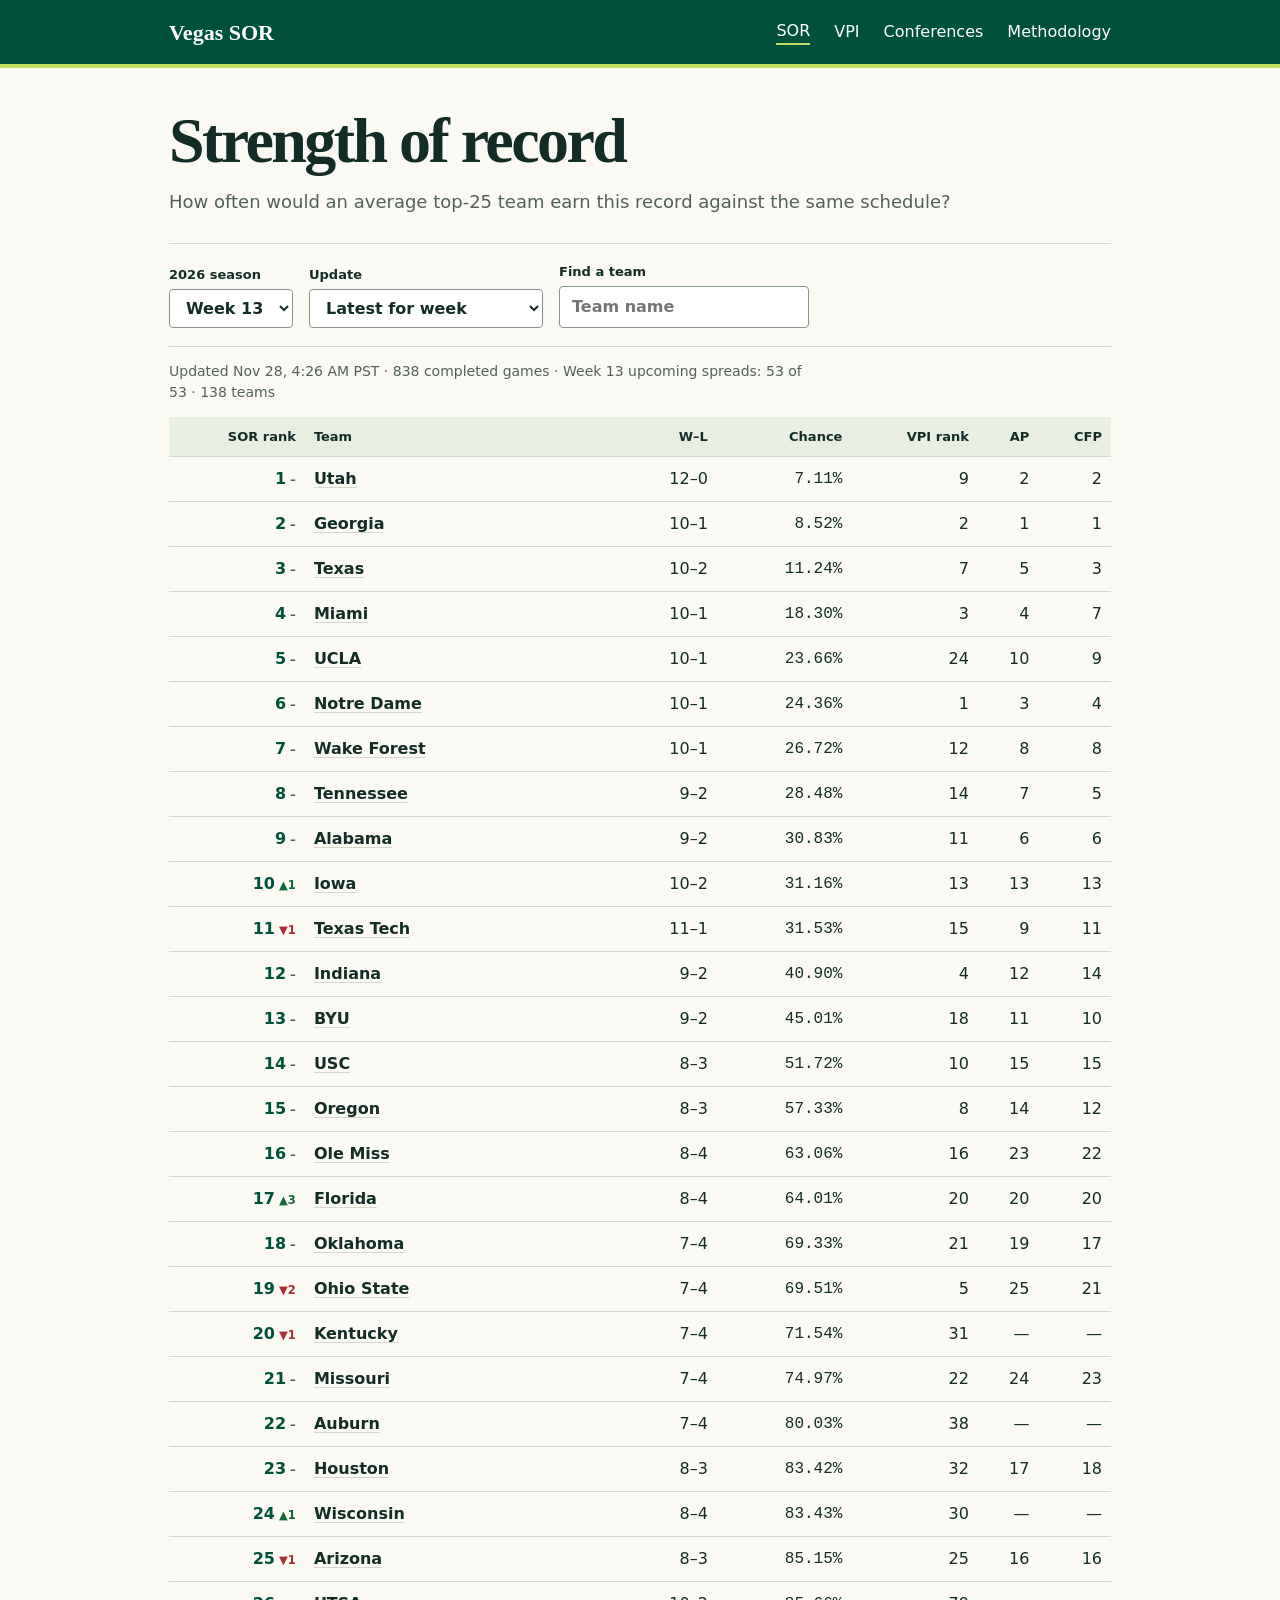
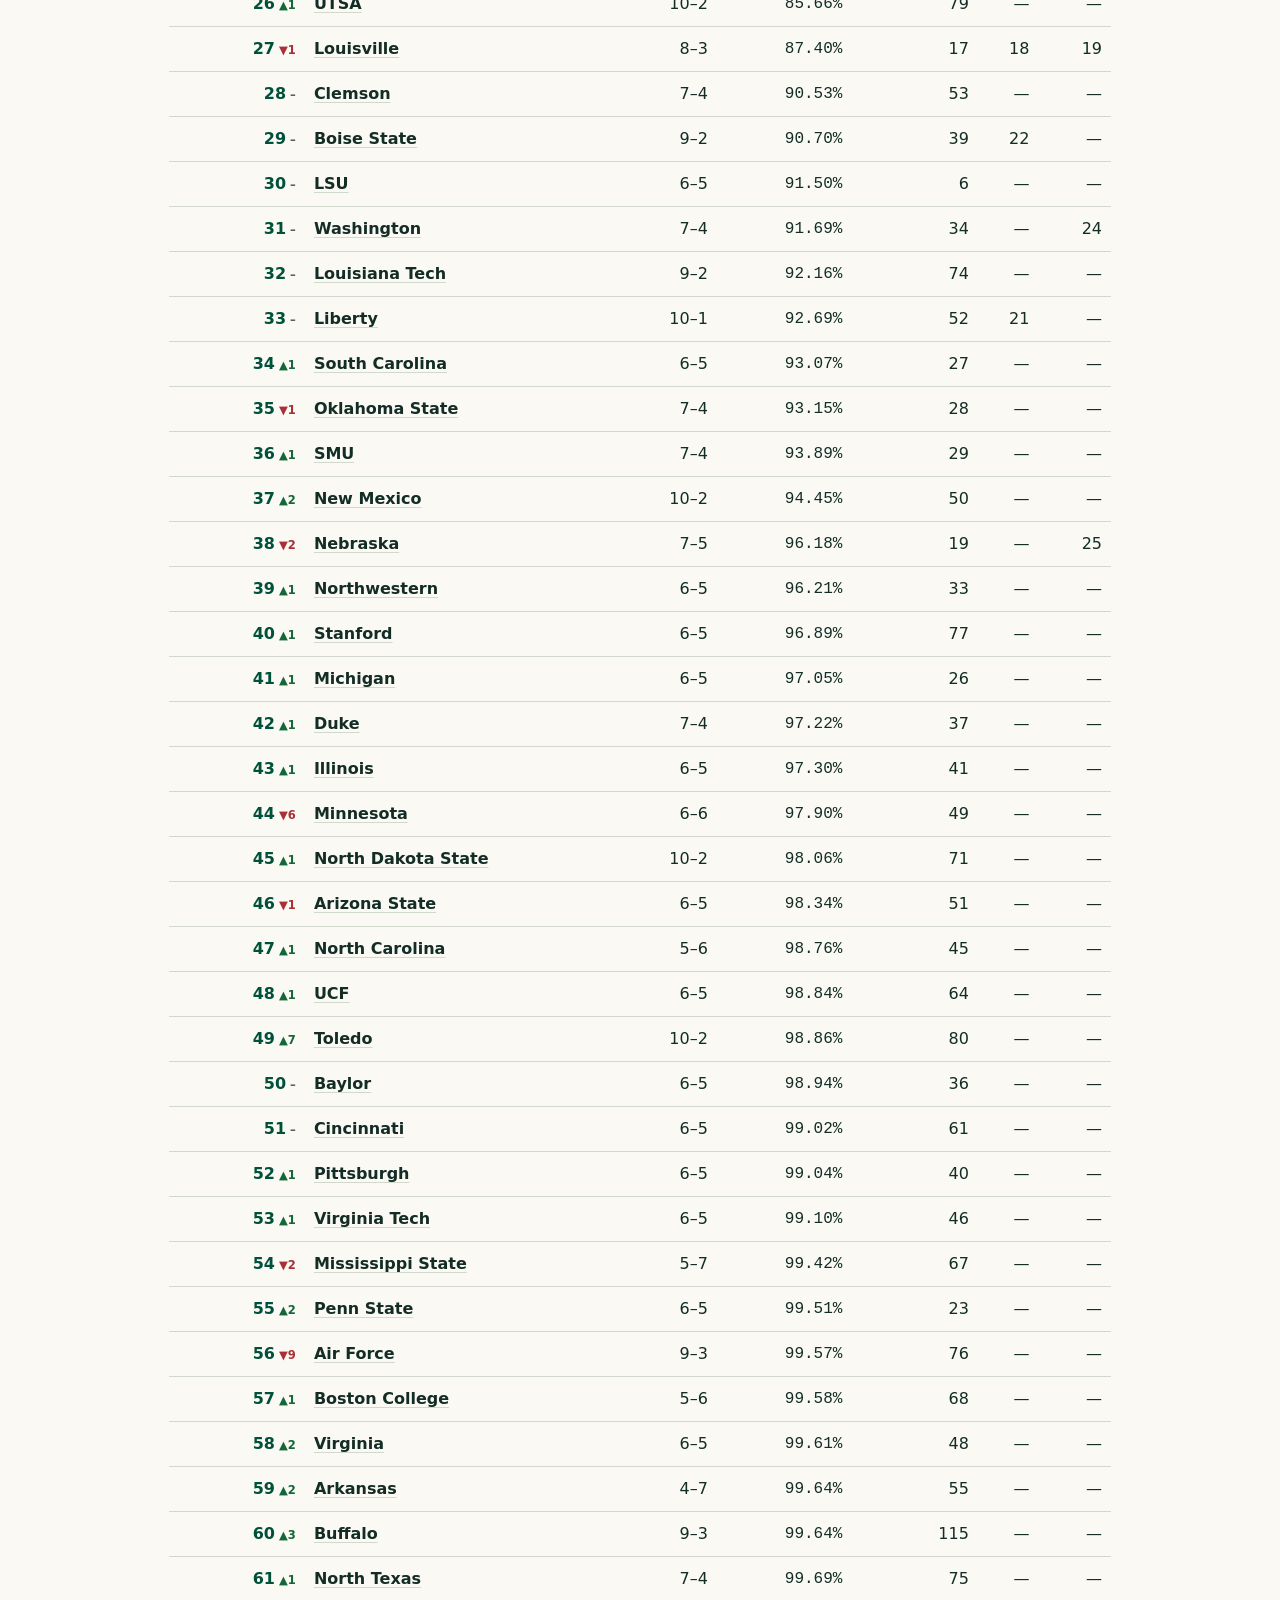
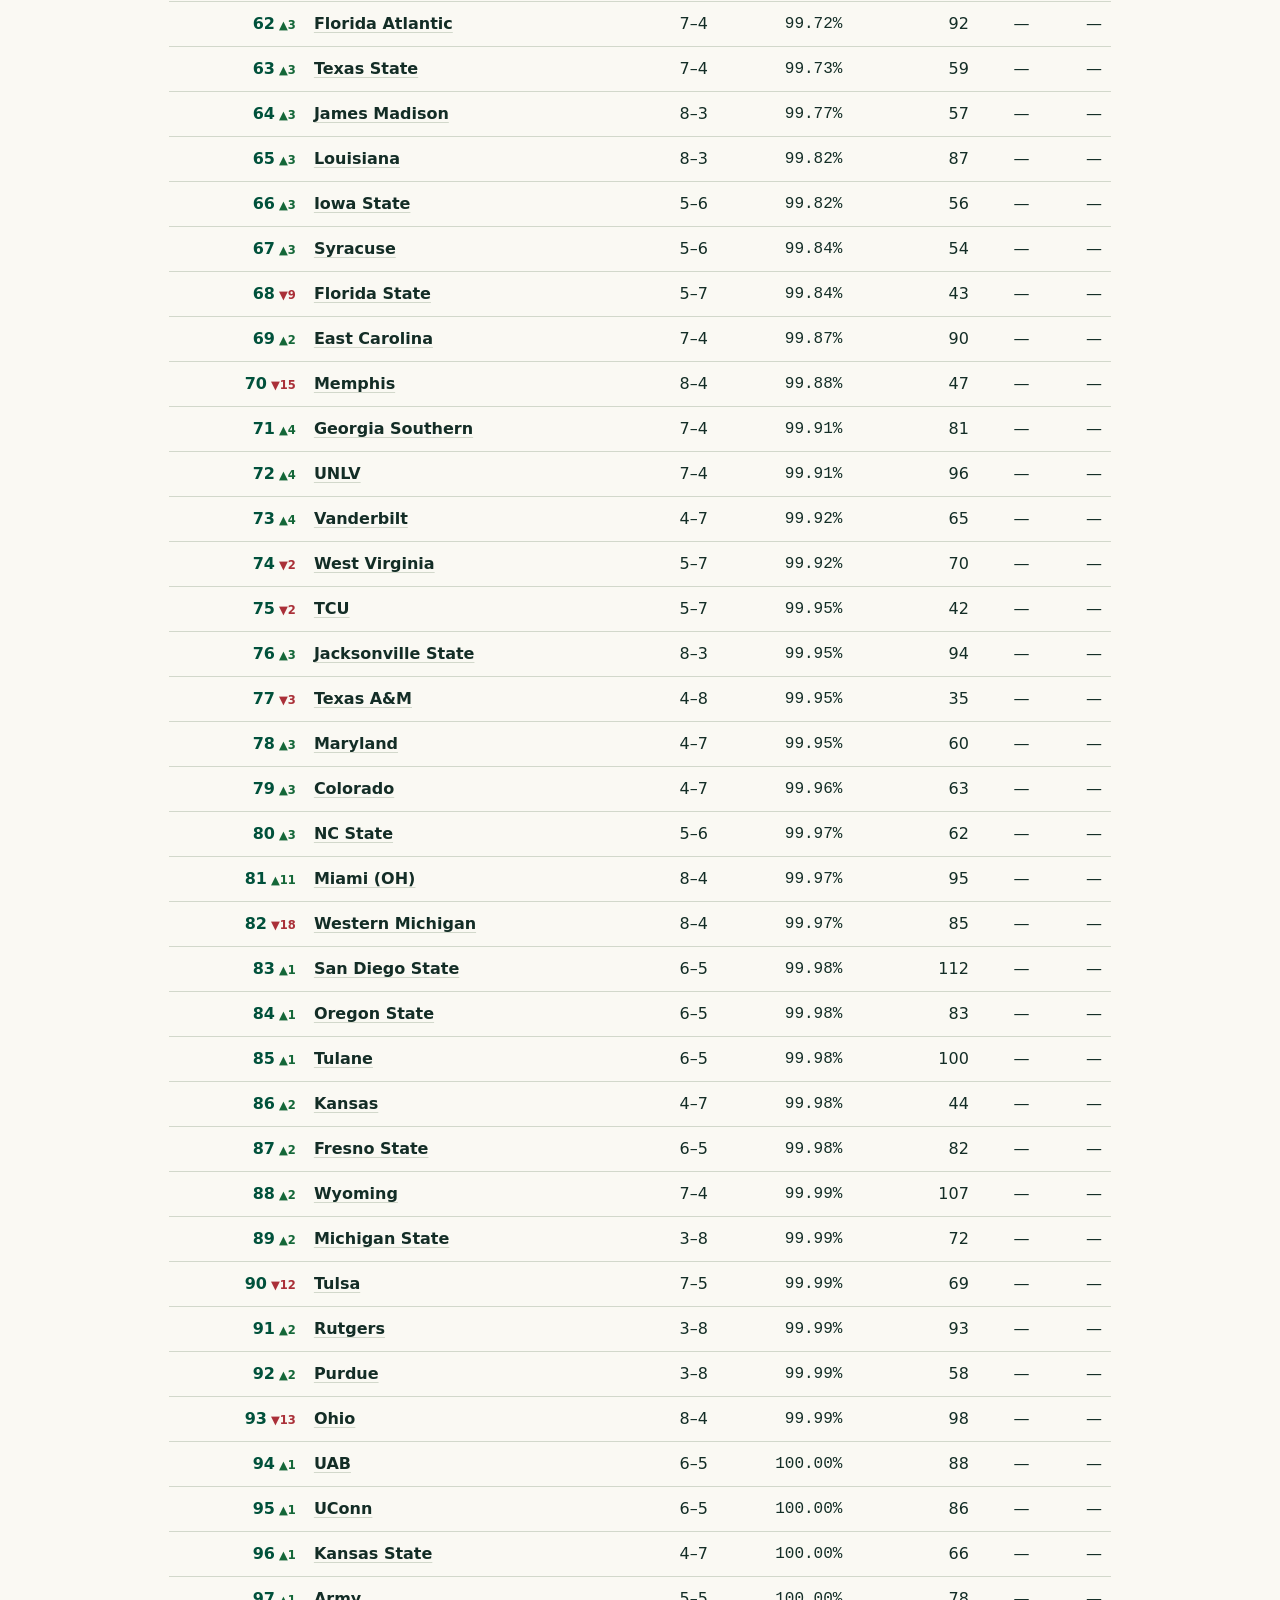
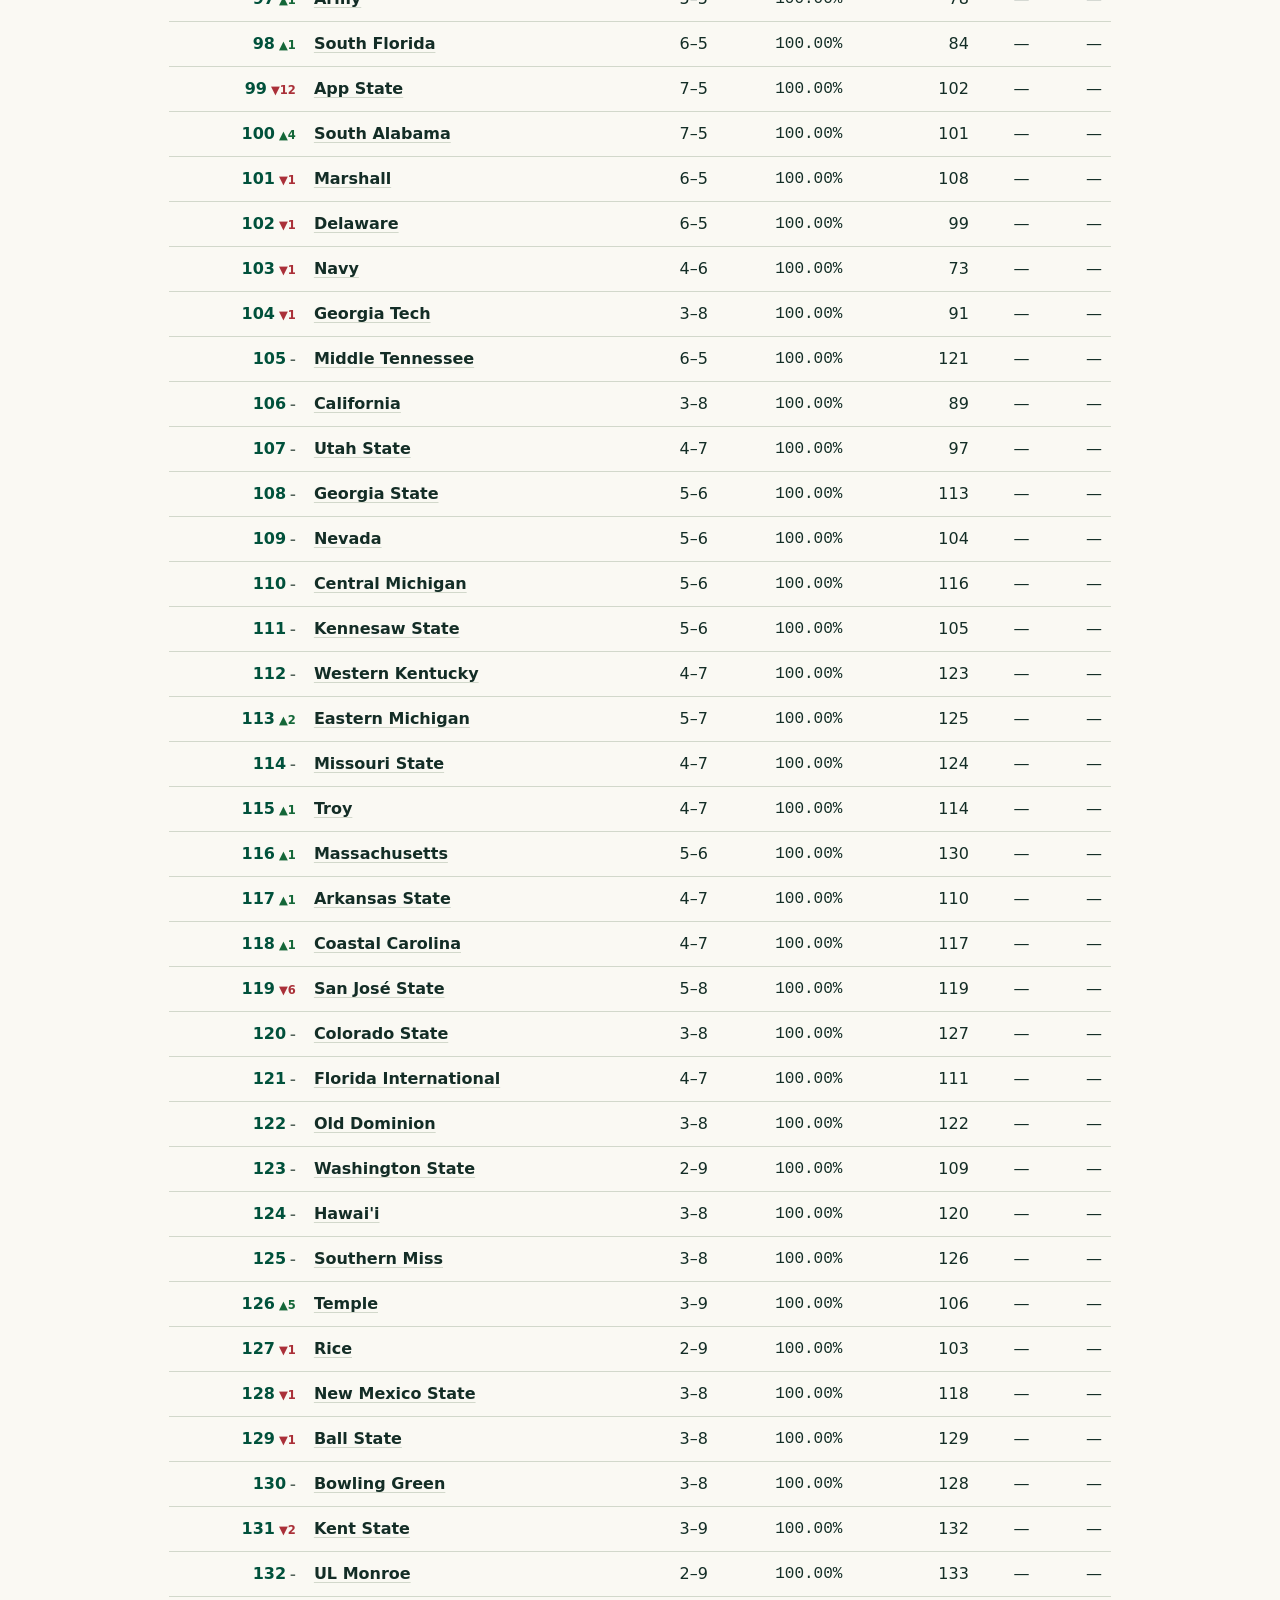
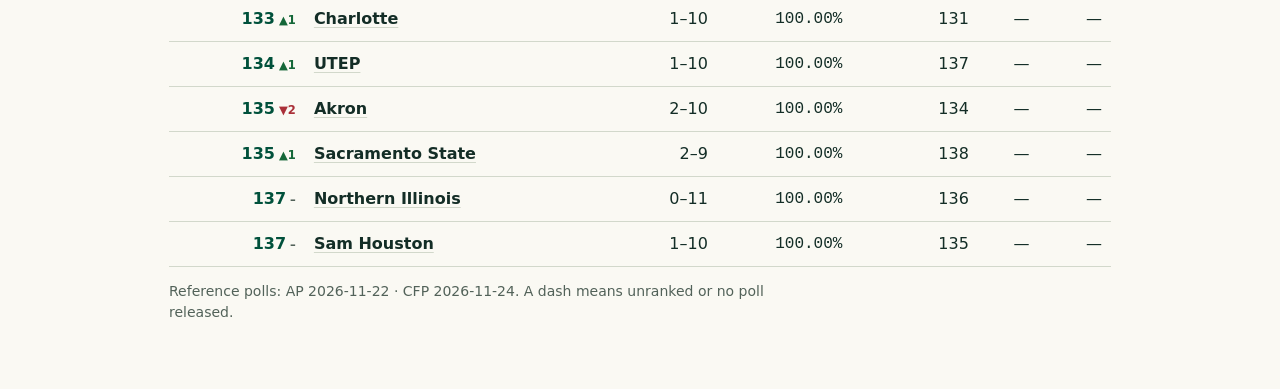
<file: index.html>
<!doctype html><html lang="en"><meta charset="utf-8"><meta name="viewport" content="width=device-width, initial-scale=1"><title>2026 rankings · Vegas SOR</title><link rel="stylesheet" href="style.css"><header><nav><strong>Vegas SOR</strong><a aria-current="page" href="./">SOR</a><a id="vpi-link" href="vpi.html">VPI</a><a href="conferences.html">Conferences</a><a href="methodology.html">Methodology</a></nav></header><main><h1>Strength of record</h1><p class="lead">How often would an average top-25 team earn this record against the same schedule?</p><div class="controls"><label>2026 season<select id="week"></select></label><label id="edition-label" hidden>Update<select id="edition"></select></label><label>Find a team<input type="search" id="search" placeholder="Team name"></label></div><p id="summary"></p><div class="ranking-scroll"><table><thead><tr><th scope="col">SOR rank</th><th scope="col">Team</th><th scope="col">W–L</th><th scope="col" title="Chance of matching or beating the record. Lower is stronger.">Chance</th><th scope="col">VPI rank</th><th scope="col">AP</th><th scope="col">CFP</th></tr></thead><tbody id="rows"></tbody></table></div><p id="empty" hidden>No matching teams.</p><p id="polls"></p><noscript>Enable JavaScript to browse the weekly rankings.</noscript></main><script src="season.js"></script><script src="conference-data.js"></script><script src="rank-movement.js"></script><script src="rankings.js"></script></html>
</file>
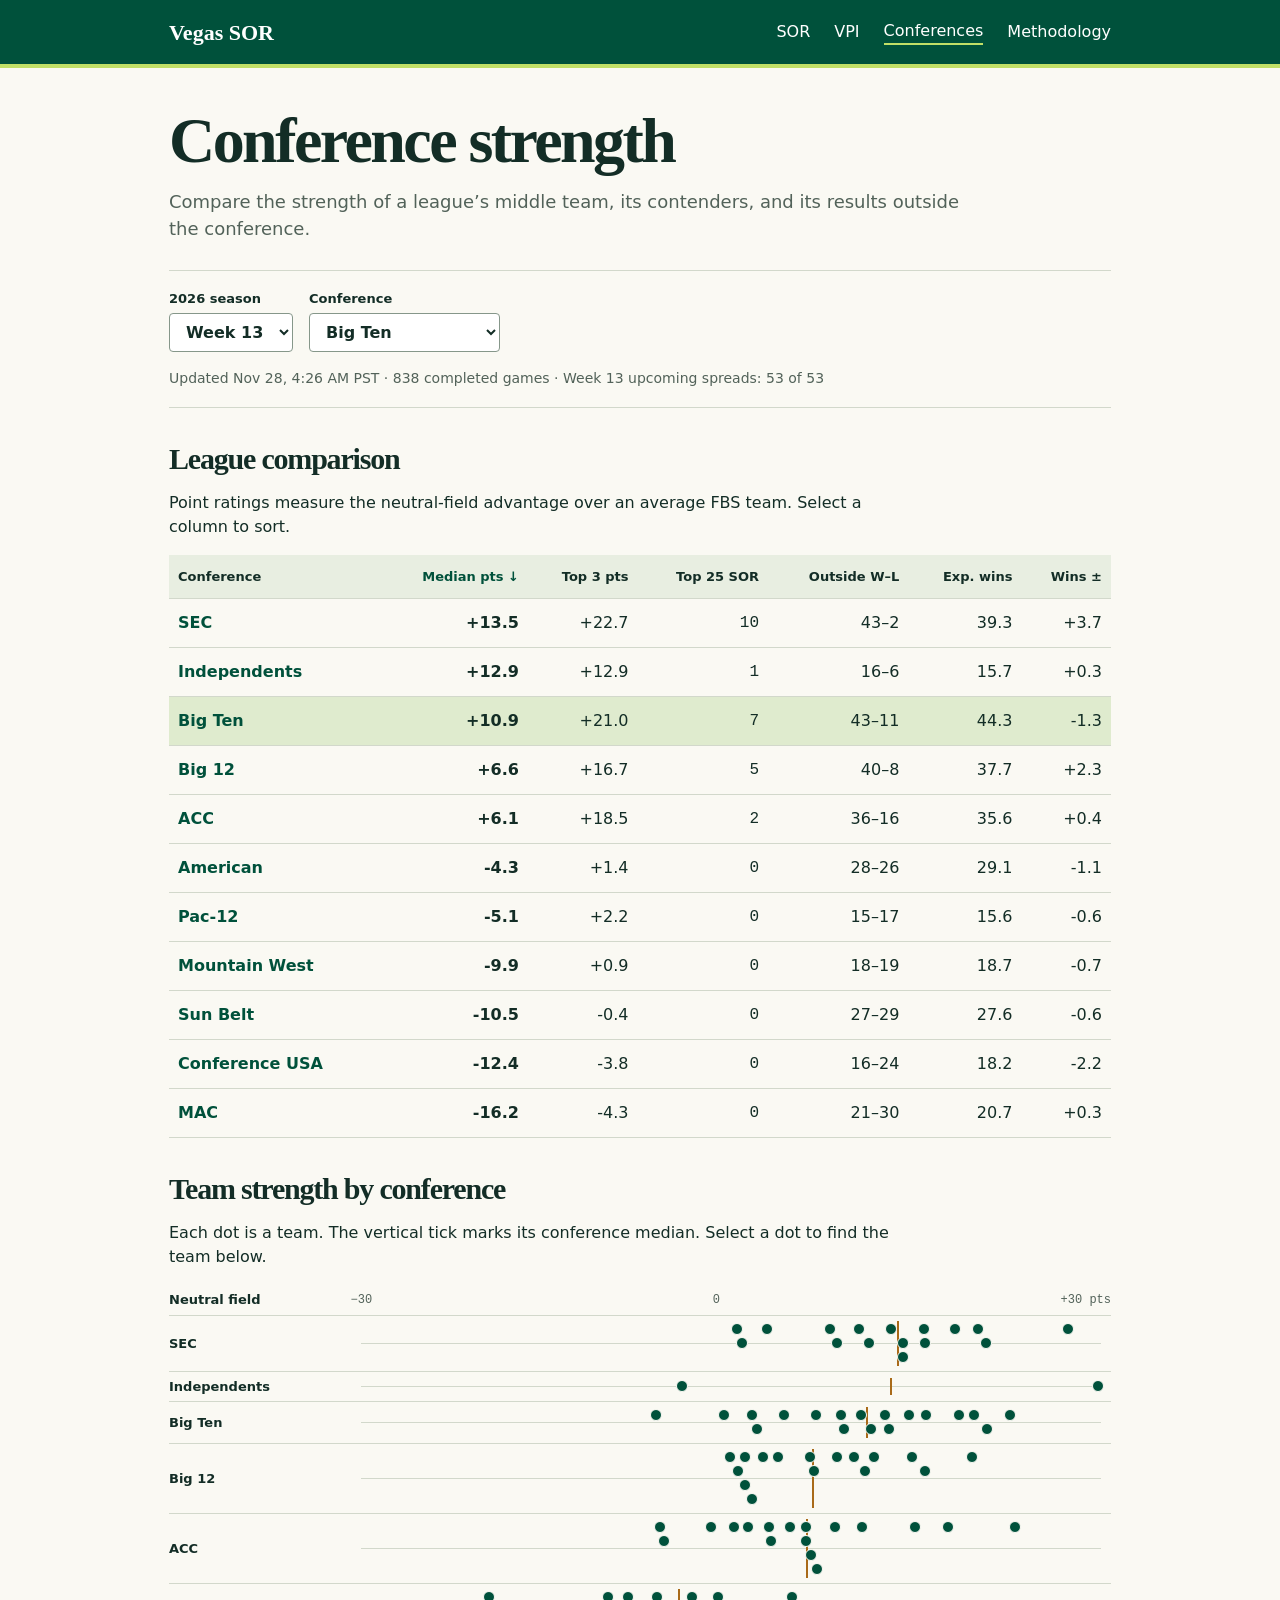
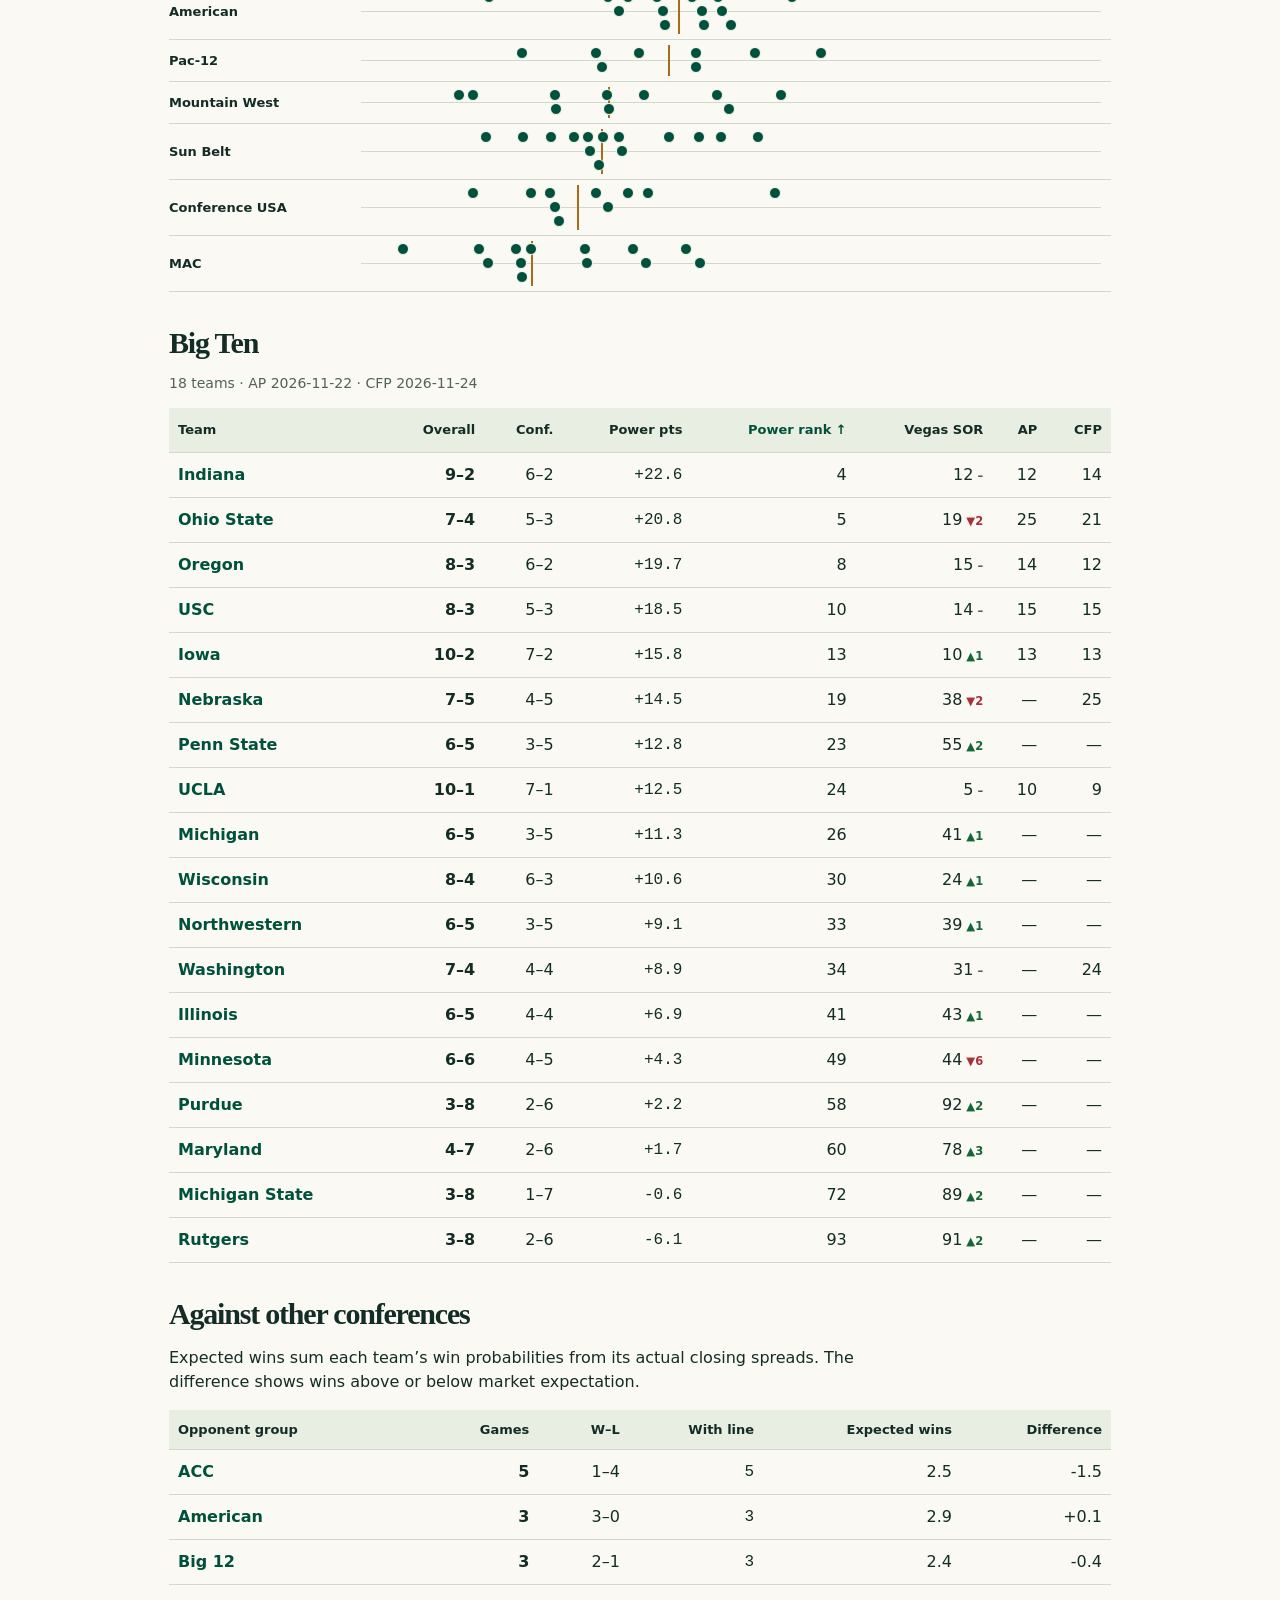
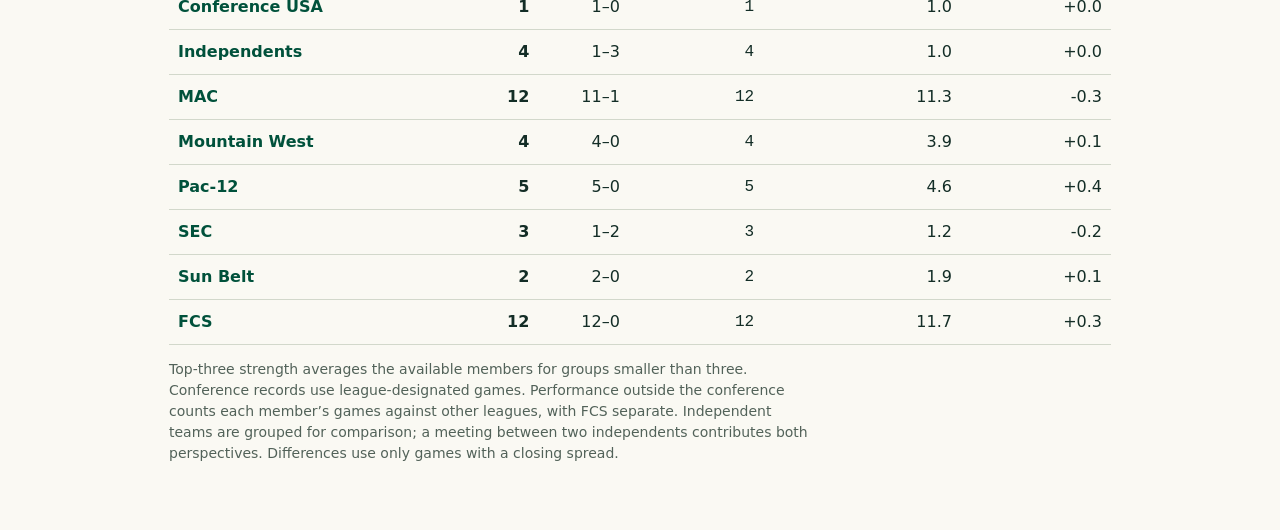
<file: conferences.html>
<!doctype html>
<html lang="en"><head><meta charset="utf-8"><meta name="viewport" content="width=device-width, initial-scale=1"><title>Conference strength · Vegas SOR</title><link rel="stylesheet" href="style.css"><link rel="stylesheet" href="conferences.css"></head>
<body><header><nav><strong>Vegas SOR</strong><a href="./" id="rankings">SOR</a><a id="vpi-link" href="vpi.html">VPI</a><a href="conferences.html" aria-current="page">Conferences</a><a href="methodology.html">Methodology</a></nav></header>
<main><h1>Conference strength</h1><p class="lead">Compare the strength of a league’s middle team, its contenders, and its results outside the conference.</p>
<div class="controls"><label>2026 season<select id="week"></select></label><label>Conference<select id="league"></select></label><span id="cutoff"></span></div>
<h2>League comparison</h2><p>Point ratings measure the neutral-field advantage over an average FBS team. Select a column to sort.</p>
<div class="scroll"><table id="comparison"><thead></thead><tbody></tbody></table></div>
<h2>Team strength by conference</h2><p>Each dot is a team. The vertical tick marks its conference median. Select a dot to find the team below.</p>
<div id="chart"></div>
<section id="detail"><h2 id="leagueTitle"></h2><p id="teamSummary"></p>
<div class="scroll"><table id="members"><thead></thead><tbody></tbody></table></div>
<h2>Against other conferences</h2><p>Expected wins sum each team’s win probabilities from its actual closing spreads. The difference shows wins above or below market expectation.</p>
<div class="scroll"><table id="opponents"><thead><tr><th>Opponent group</th><th>Games</th><th>W–L</th><th>With line</th><th>Expected wins</th><th>Difference</th></tr></thead><tbody></tbody></table></div>
<p id="note"></p></section>
<p class="fine">Top-three strength averages the available members for groups smaller than three. Conference records use league-designated games. Performance outside the conference counts each member’s games against other leagues, with FCS separate. Independent teams are grouped for comparison; a meeting between two independents contributes both perspectives. Differences use only games with a closing spread.</p>
</main><script src="season.js"></script><script src="rank-movement.js"></script><script src="conference-data.js"></script><script src="conferences.js"></script></body></html>
</file>
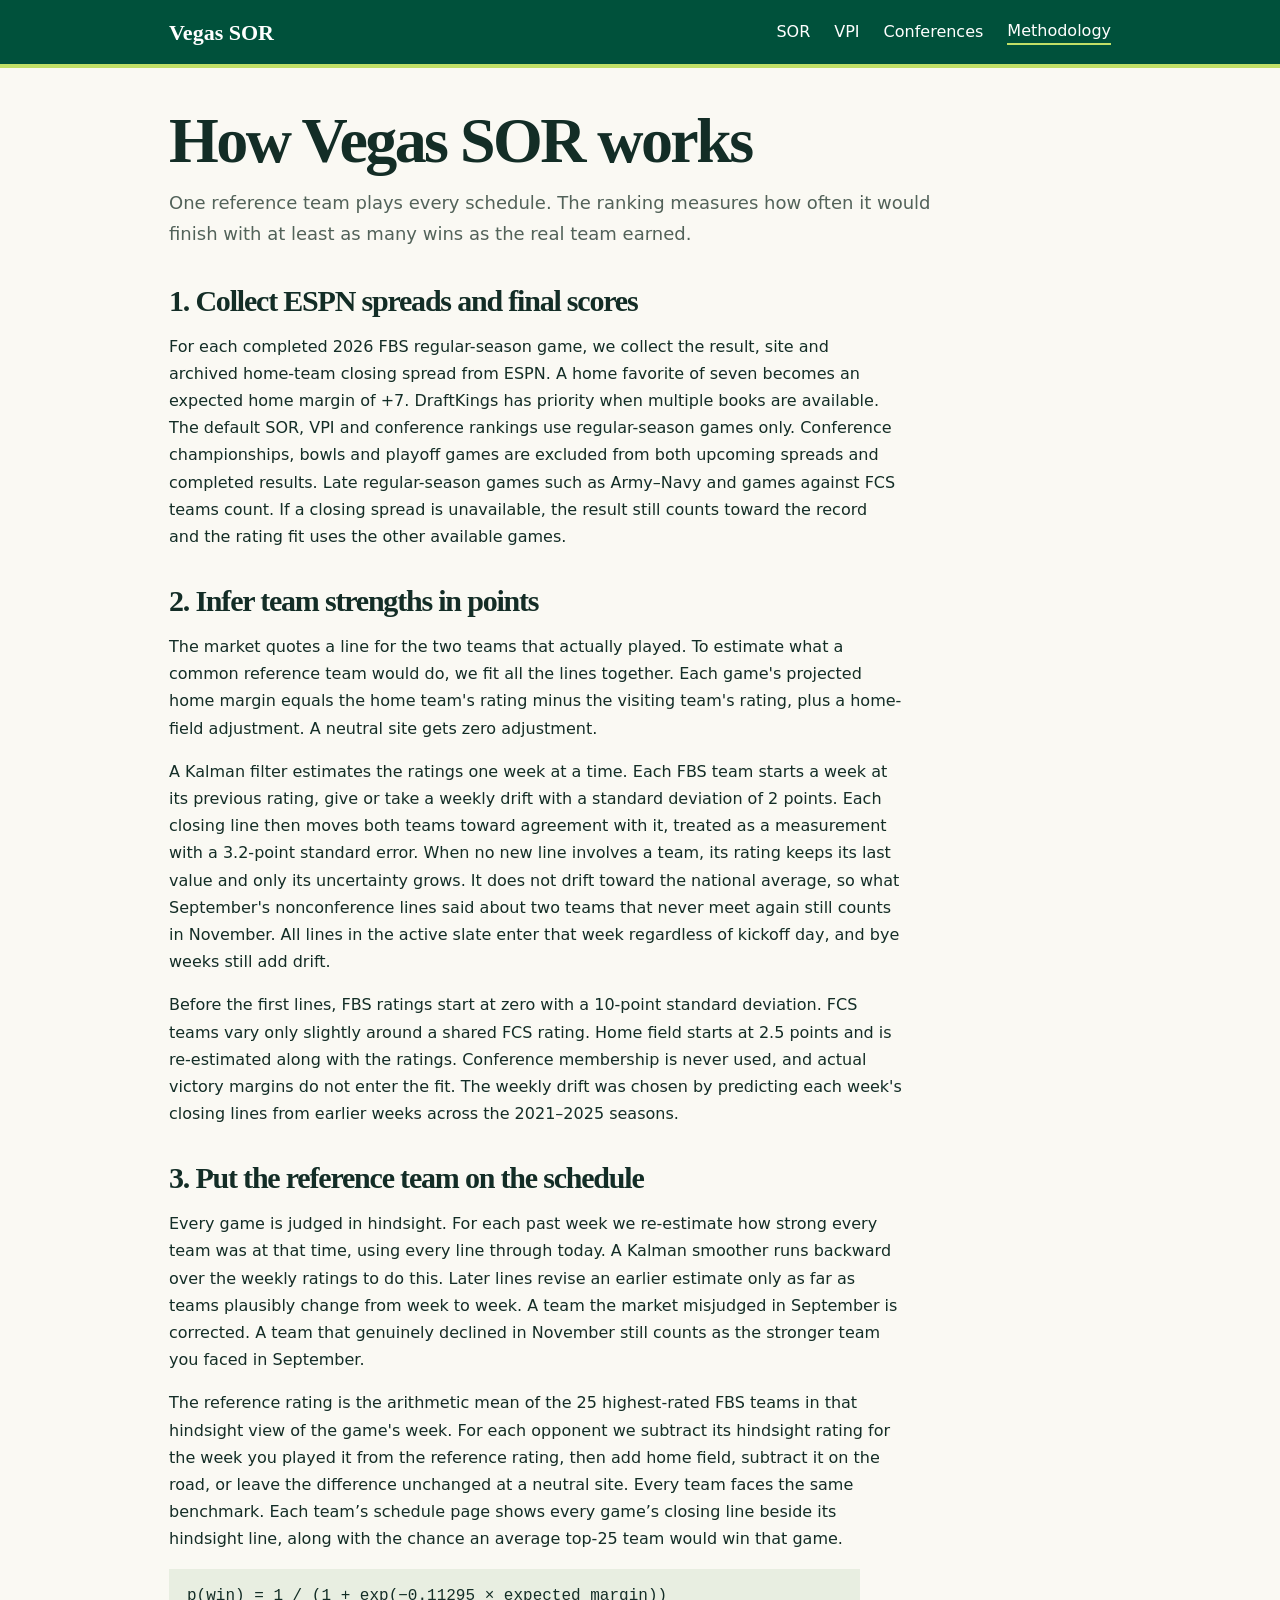
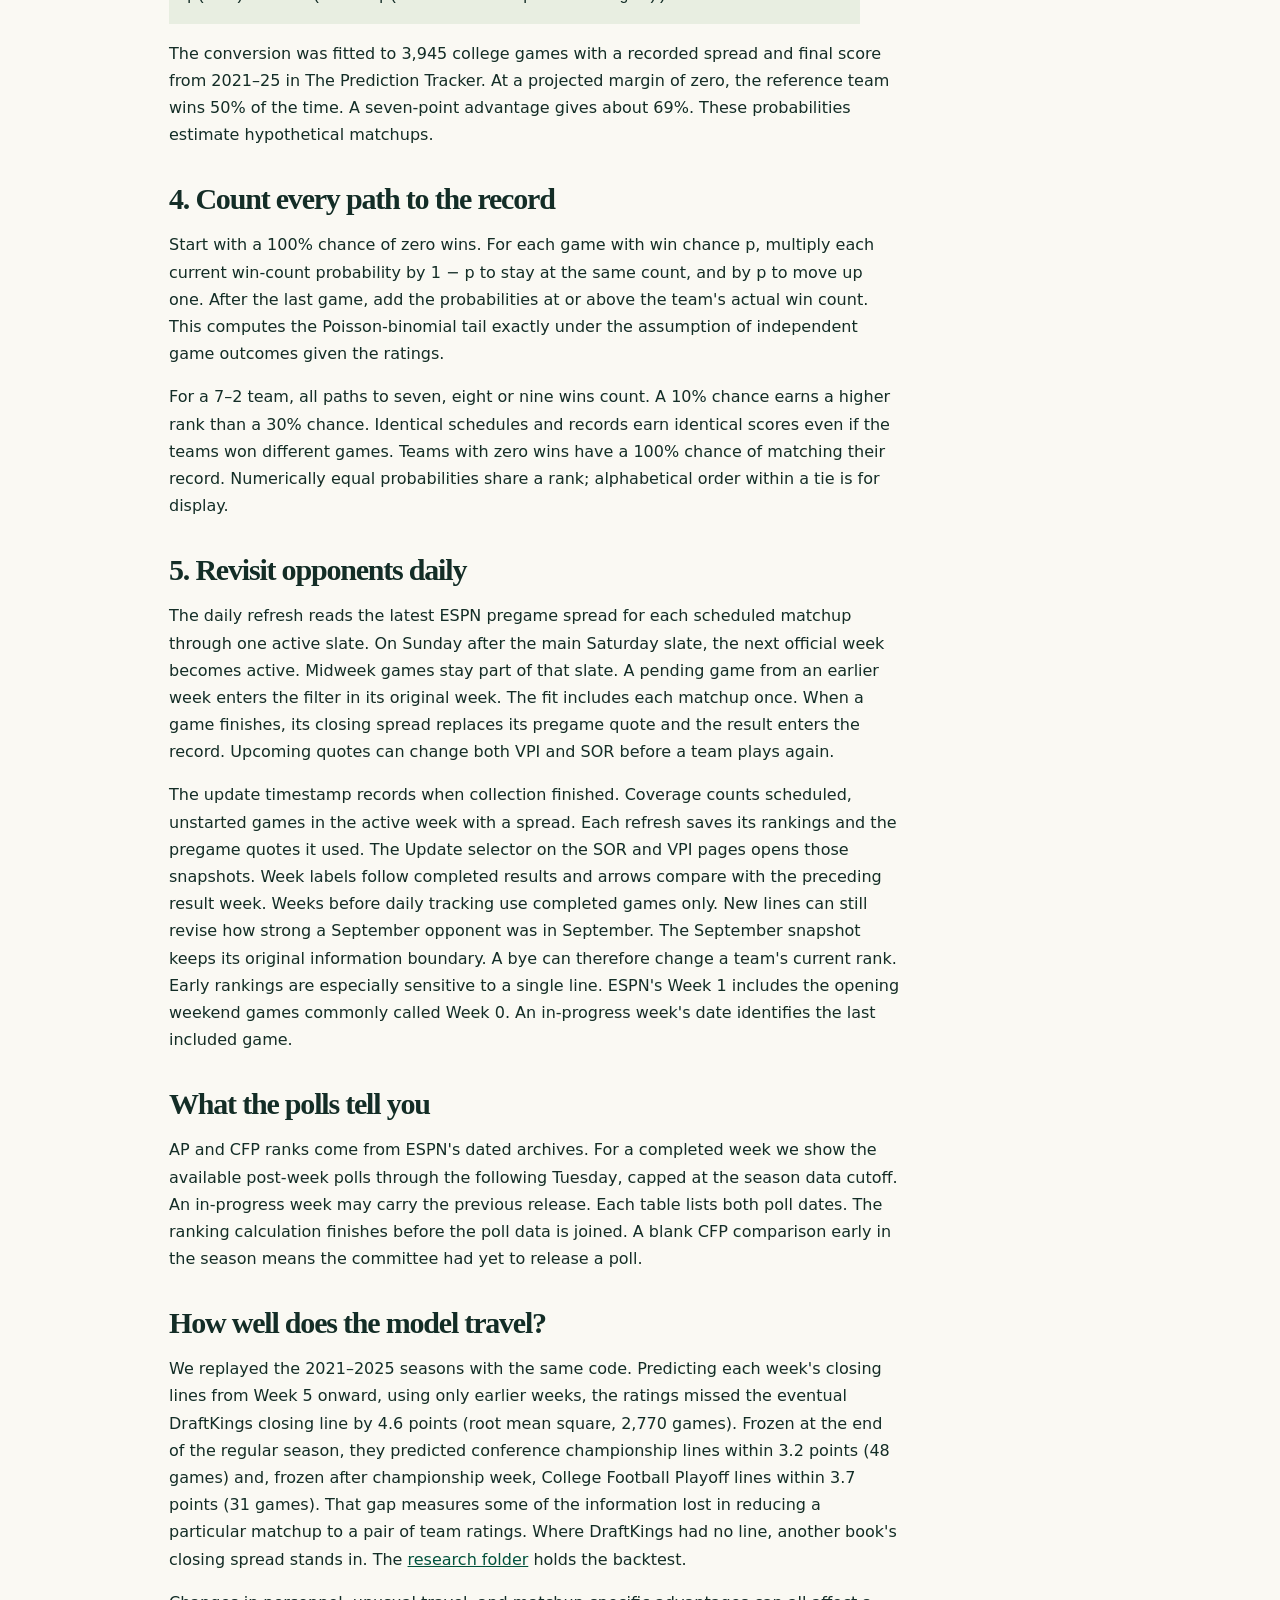
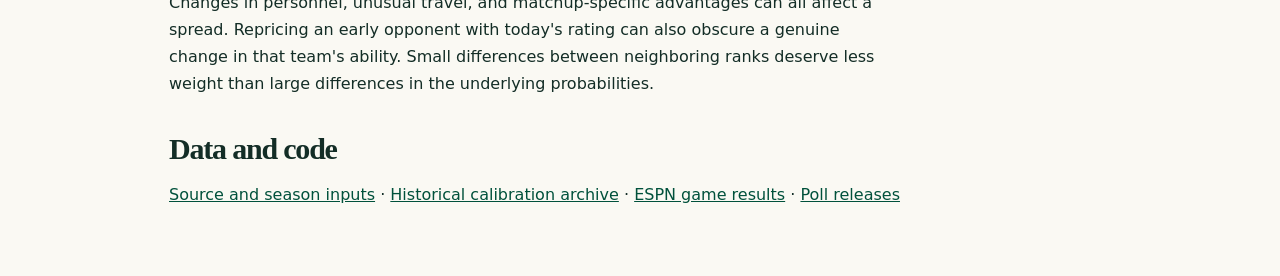
<file: methodology.html>
<!doctype html><html lang="en"><meta charset="utf-8"><meta name="viewport" content="width=device-width, initial-scale=1"><title>Methodology · Vegas SOR</title><link rel="stylesheet" href="style.css"><header><nav><strong>Vegas SOR</strong><a href="./">SOR</a><a id="vpi-link" href="vpi.html">VPI</a><a href="conferences.html">Conferences</a><a aria-current="page" href="methodology.html">Methodology</a></nav></header><main><article><h1>How Vegas SOR works</h1><p class="lead">One reference team plays every schedule. The ranking measures how often it would finish with at least as many wins as the real team earned.</p>
<h2>1. Collect ESPN spreads and final scores</h2><p>For each completed 2026 FBS regular-season game, we collect the result, site and archived home-team closing spread from ESPN. A home favorite of seven becomes an expected home margin of +7. DraftKings has priority when multiple books are available. The default SOR, VPI and conference rankings use regular-season games only. Conference championships, bowls and playoff games are excluded from both upcoming spreads and completed results. Late regular-season games such as Army–Navy and games against FCS teams count. If a closing spread is unavailable, the result still counts toward the record and the rating fit uses the other available games.</p>
<h2>2. Infer team strengths in points</h2><p>The market quotes a line for the two teams that actually played. To estimate what a common reference team would do, we fit all the lines together. Each game's projected home margin equals the home team's rating minus the visiting team's rating, plus a home-field adjustment. A neutral site gets zero adjustment.</p><p>A Kalman filter estimates the ratings one week at a time. Each FBS team starts a week at its previous rating, give or take a weekly drift with a standard deviation of 2 points. Each closing line then moves both teams toward agreement with it, treated as a measurement with a 3.2-point standard error. When no new line involves a team, its rating keeps its last value and only its uncertainty grows. It does not drift toward the national average, so what September's nonconference lines said about two teams that never meet again still counts in November. All lines in the active slate enter that week regardless of kickoff day, and bye weeks still add drift.</p><p>Before the first lines, FBS ratings start at zero with a 10-point standard deviation. FCS teams vary only slightly around a shared FCS rating. Home field starts at 2.5 points and is re-estimated along with the ratings. Conference membership is never used, and actual victory margins do not enter the fit. The weekly drift was chosen by predicting each week's closing lines from earlier weeks across the 2021–2025 seasons.</p>
<h2>3. Put the reference team on the schedule</h2><p>Every game is judged in hindsight. For each past week we re-estimate how strong every team was at that time, using every line through today. A Kalman smoother runs backward over the weekly ratings to do this. Later lines revise an earlier estimate only as far as teams plausibly change from week to week. A team the market misjudged in September is corrected. A team that genuinely declined in November still counts as the stronger team you faced in September.</p><p>The reference rating is the arithmetic mean of the 25 highest-rated FBS teams in that hindsight view of the game's week. For each opponent we subtract its hindsight rating for the week you played it from the reference rating, then add home field, subtract it on the road, or leave the difference unchanged at a neutral site. Every team faces the same benchmark. Each team’s schedule page shows every game’s closing line beside its hindsight line, along with the chance an average top-25 team would win that game.</p><p class="formula">p(win) = 1 / (1 + exp(−0.11295 × expected margin))</p><p>The conversion was fitted to 3,945 college games with a recorded spread and final score from 2021–25 in The Prediction Tracker. At a projected margin of zero, the reference team wins 50% of the time. A seven-point advantage gives about 69%. These probabilities estimate hypothetical matchups.</p>
<h2>4. Count every path to the record</h2><p>Start with a 100% chance of zero wins. For each game with win chance p, multiply each current win-count probability by 1 − p to stay at the same count, and by p to move up one. After the last game, add the probabilities at or above the team's actual win count. This computes the Poisson-binomial tail exactly under the assumption of independent game outcomes given the ratings.</p><p>For a 7–2 team, all paths to seven, eight or nine wins count. A 10% chance earns a higher rank than a 30% chance. Identical schedules and records earn identical scores even if the teams won different games. Teams with zero wins have a 100% chance of matching their record. Numerically equal probabilities share a rank; alphabetical order within a tie is for display.</p>
<h2>5. Revisit opponents daily</h2><p>The daily refresh reads the latest ESPN pregame spread for each scheduled matchup through one active slate. On Sunday after the main Saturday slate, the next official week becomes active. Midweek games stay part of that slate. A pending game from an earlier week enters the filter in its original week. The fit includes each matchup once. When a game finishes, its closing spread replaces its pregame quote and the result enters the record. Upcoming quotes can change both VPI and SOR before a team plays again.</p><p>The update timestamp records when collection finished. Coverage counts scheduled, unstarted games in the active week with a spread. Each refresh saves its rankings and the pregame quotes it used. The Update selector on the SOR and VPI pages opens those snapshots. Week labels follow completed results and arrows compare with the preceding result week. Weeks before daily tracking use completed games only. New lines can still revise how strong a September opponent was in September. The September snapshot keeps its original information boundary. A bye can therefore change a team's current rank. Early rankings are especially sensitive to a single line. ESPN's Week 1 includes the opening weekend games commonly called Week 0. An in-progress week's date identifies the last included game.</p>
<h2>What the polls tell you</h2><p>AP and CFP ranks come from ESPN's dated archives. For a completed week we show the available post-week polls through the following Tuesday, capped at the season data cutoff. An in-progress week may carry the previous release. Each table lists both poll dates. The ranking calculation finishes before the poll data is joined. A blank CFP comparison early in the season means the committee had yet to release a poll.</p>
<h2>How well does the model travel?</h2><p>We replayed the 2021–2025 seasons with the same code. Predicting each week's closing lines from Week 5 onward, using only earlier weeks, the ratings missed the eventual DraftKings closing line by 4.6 points (root mean square, 2,770 games). Frozen at the end of the regular season, they predicted conference championship lines within 3.2 points (48 games) and, frozen after championship week, College Football Playoff lines within 3.7 points (31 games). That gap measures some of the information lost in reducing a particular matchup to a pair of team ratings. Where DraftKings had no line, another book's closing spread stands in. The <a href="https://github.com/mattdot/cfb/tree/main/research">research folder</a> holds the backtest.</p><p>Changes in personnel, unusual travel, and matchup-specific advantages can all affect a spread. Repricing an early opponent with today's rating can also obscure a genuine change in that team's ability. Small differences between neighboring ranks deserve less weight than large differences in the underlying probabilities.</p>
<h2>Data and code</h2><p><a href="https://github.com/mattdot/cfb">Source and season inputs</a> · <a href="https://www.thepredictiontracker.com/">Historical calibration archive</a> · <a href="https://www.espn.com/college-football/scoreboard">ESPN game results</a> · <a href="https://www.espn.com/college-football/rankings">Poll releases</a></p></article></main></html>
</file>
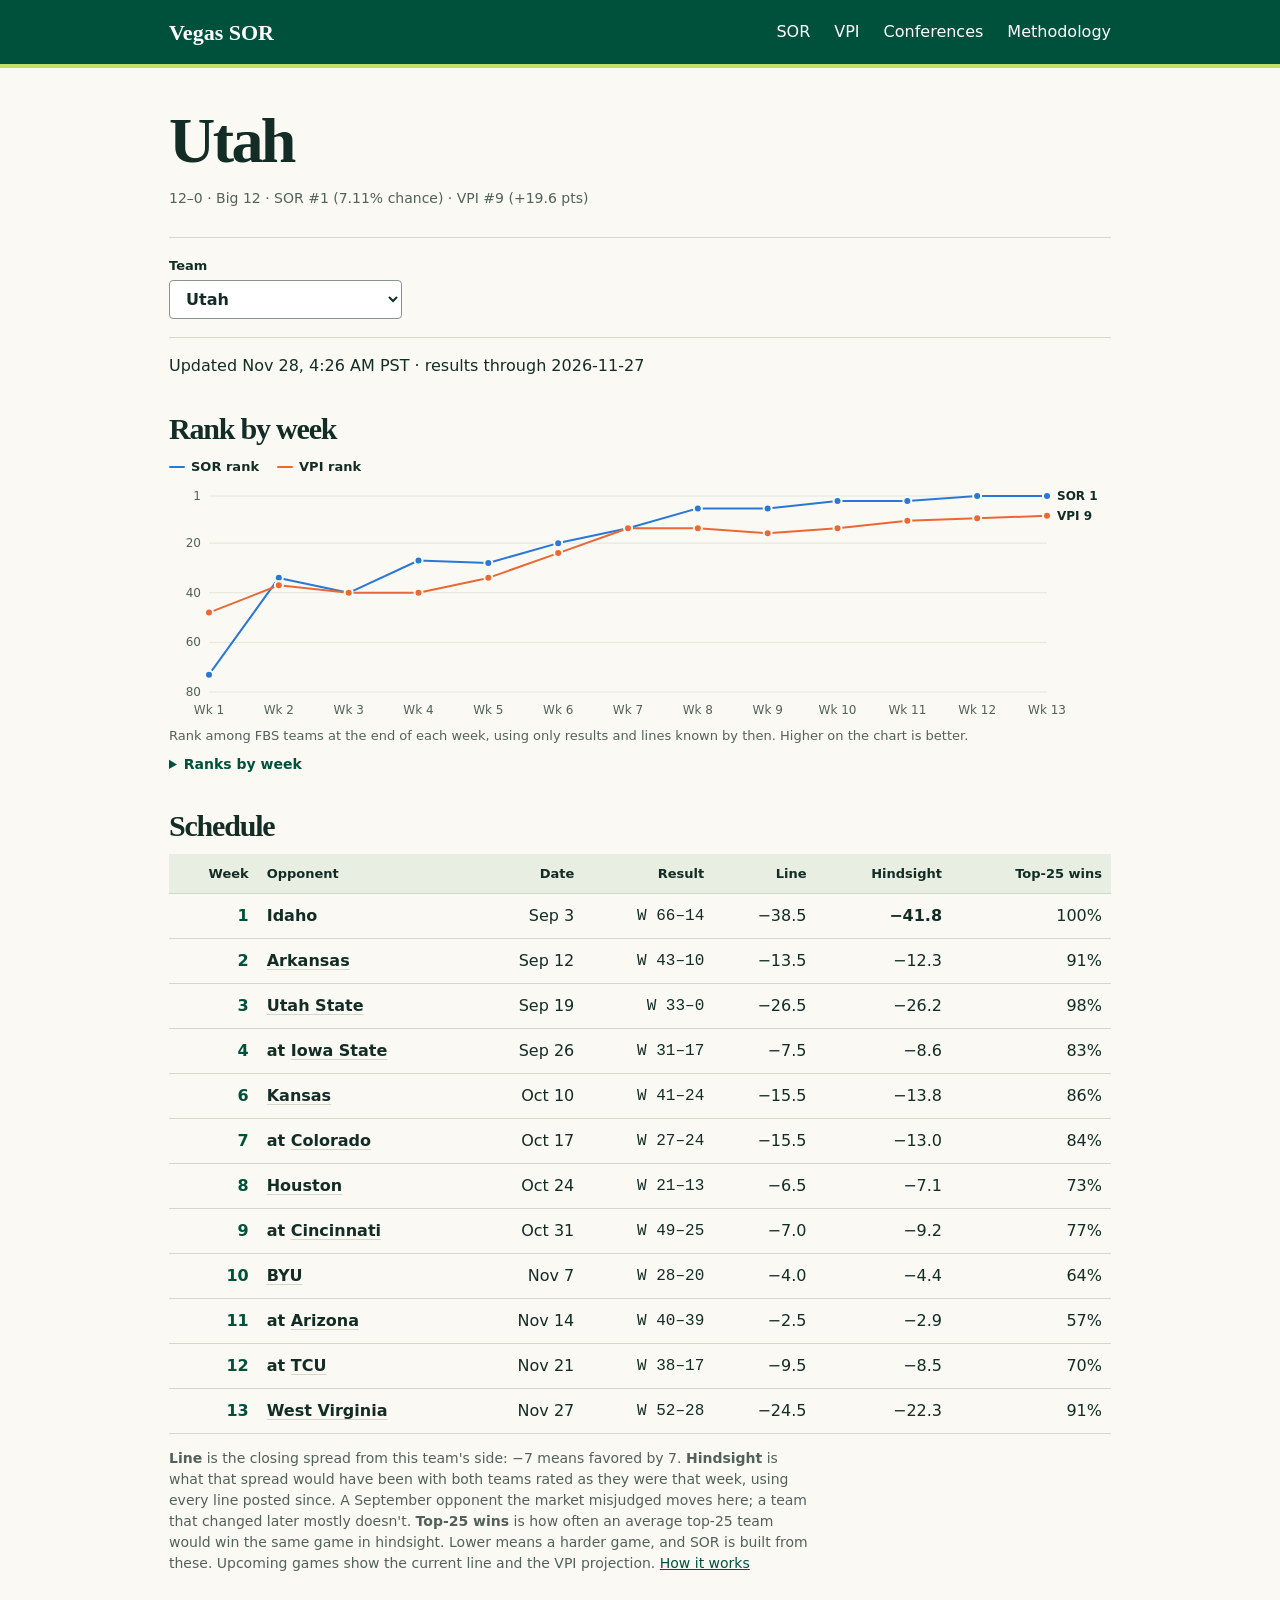
<file: team.html>
<!doctype html><html lang="en"><meta charset="utf-8"><meta name="viewport" content="width=device-width, initial-scale=1"><title>Team schedule · Vegas SOR</title><link rel="stylesheet" href="style.css"><header><nav><strong>Vegas SOR</strong><a href="./">SOR</a><a href="vpi.html">VPI</a><a href="conferences.html">Conferences</a><a href="methodology.html">Methodology</a></nav></header><main><h1 id="name">Team schedule</h1><p class="lead" id="summary"></p><div class="controls"><label>Team<select id="team"></select></label></div><p id="stamp"></p><h2>Rank by week</h2><figure class="trend" id="trend"><div class="trend-legend"><span><i class="key sor"></i>SOR rank</span><span><i class="key vpi"></i>VPI rank</span></div><div class="trend-plot" id="trend-plot"></div><div class="trend-tip" id="trend-tip" hidden></div><figcaption>Rank among FBS teams at the end of each week, using only results and lines known by then. Higher on the chart is better.</figcaption><details><summary>Ranks by week</summary><div class="ranking-scroll"><table class="trend-table"><thead><tr><th scope="col">Week</th><th scope="col">SOR rank</th><th scope="col">VPI rank</th></tr></thead><tbody id="trend-rows"></tbody></table></div></details></figure><h2>Schedule</h2><div class="ranking-scroll"><table class="schedule"><thead><tr><th scope="col">Week</th><th scope="col">Opponent</th><th scope="col">Date</th><th scope="col">Result</th><th scope="col" title="Closing spread from this team's side. −7 means favored by 7.">Line</th><th scope="col" title="The spread with both teams rated as they were that week, using every line since.">Hindsight</th><th scope="col" title="How often an average top-25 team would win this game, judged in hindsight. SOR multiplies these through the schedule.">Top-25 wins</th></tr></thead><tbody id="games"></tbody></table></div><p class="note"><strong>Line</strong> is the closing spread from this team's side: −7 means favored by 7. <strong>Hindsight</strong> is what that spread would have been with both teams rated as they were that week, using every line posted since. A September opponent the market misjudged moves here; a team that changed later mostly doesn't. <strong>Top-25 wins</strong> is how often an average top-25 team would win the same game in hindsight. Lower means a harder game, and SOR is built from these. Upcoming games show the current line and the VPI projection. <a href="methodology.html">How it works</a></p><noscript>Enable JavaScript to view team schedules.</noscript></main><script src="team-data.js"></script><script src="team.js"></script></html>
</file>
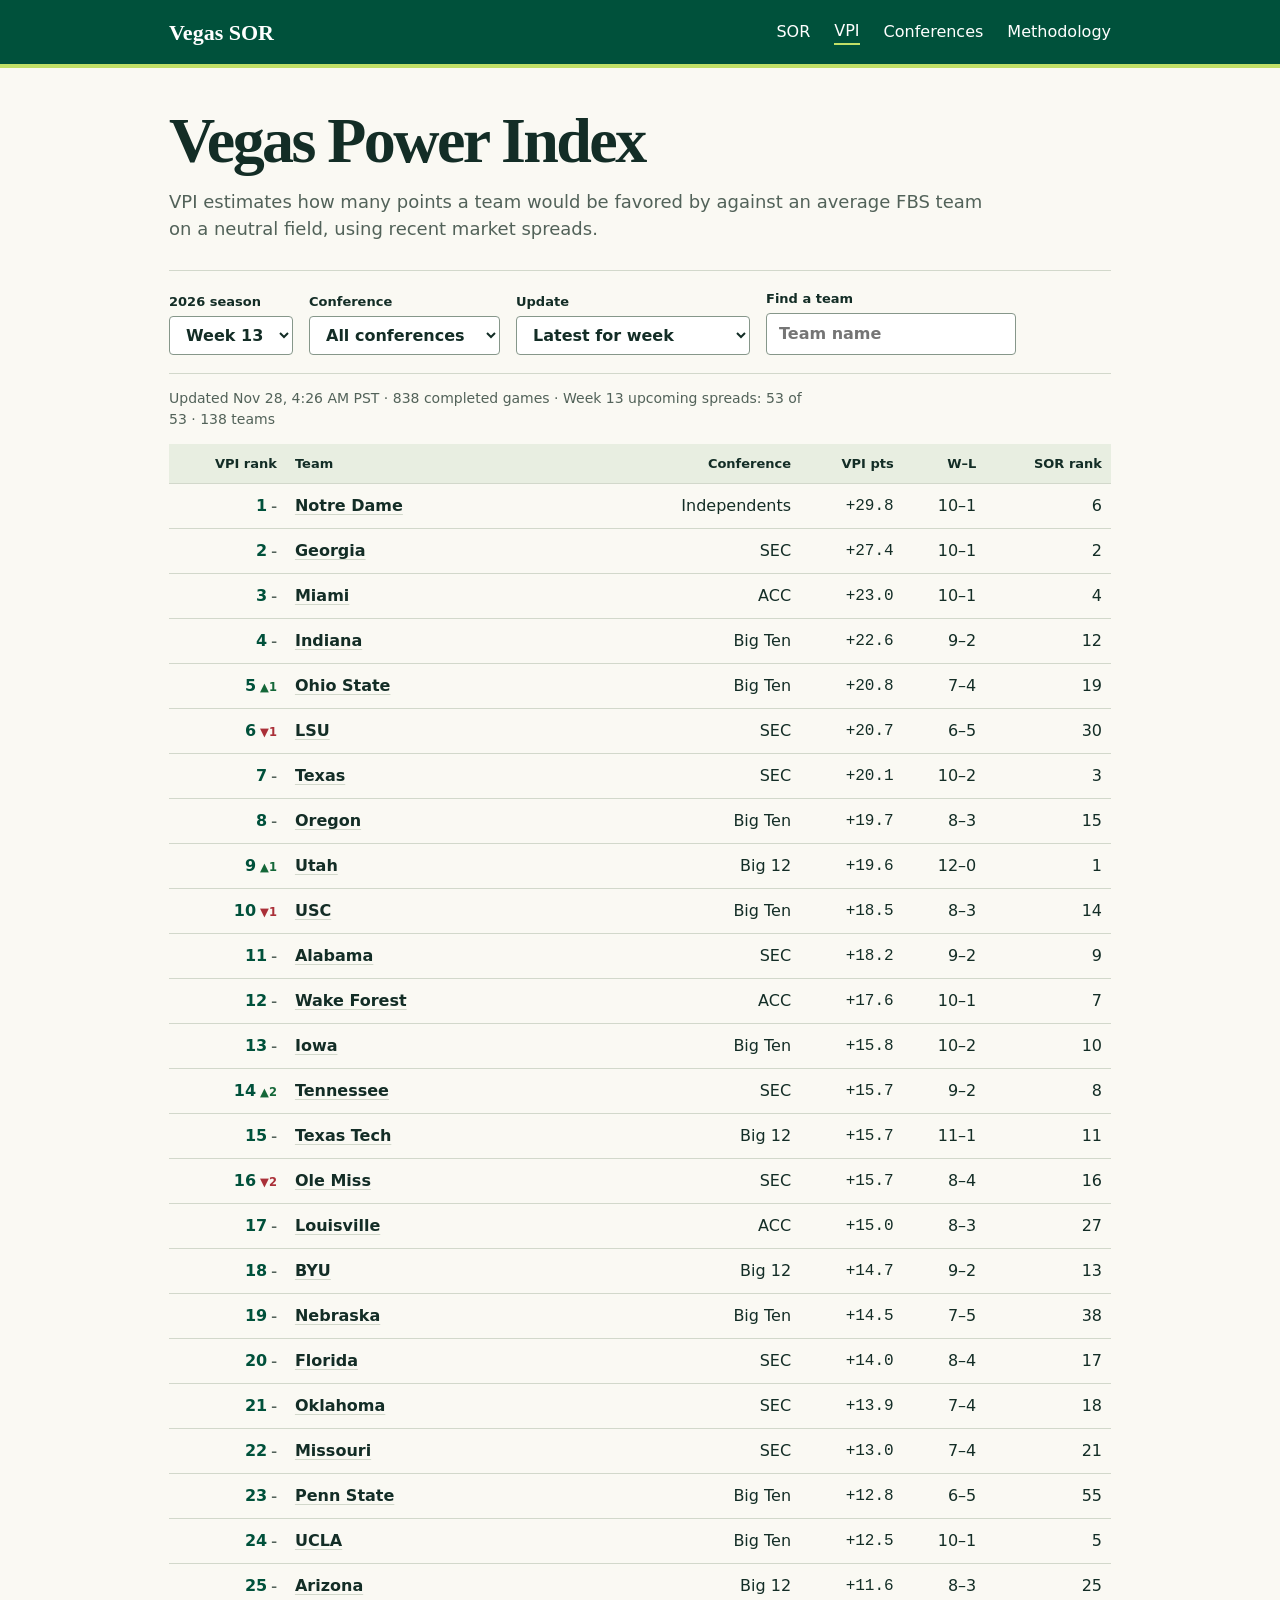
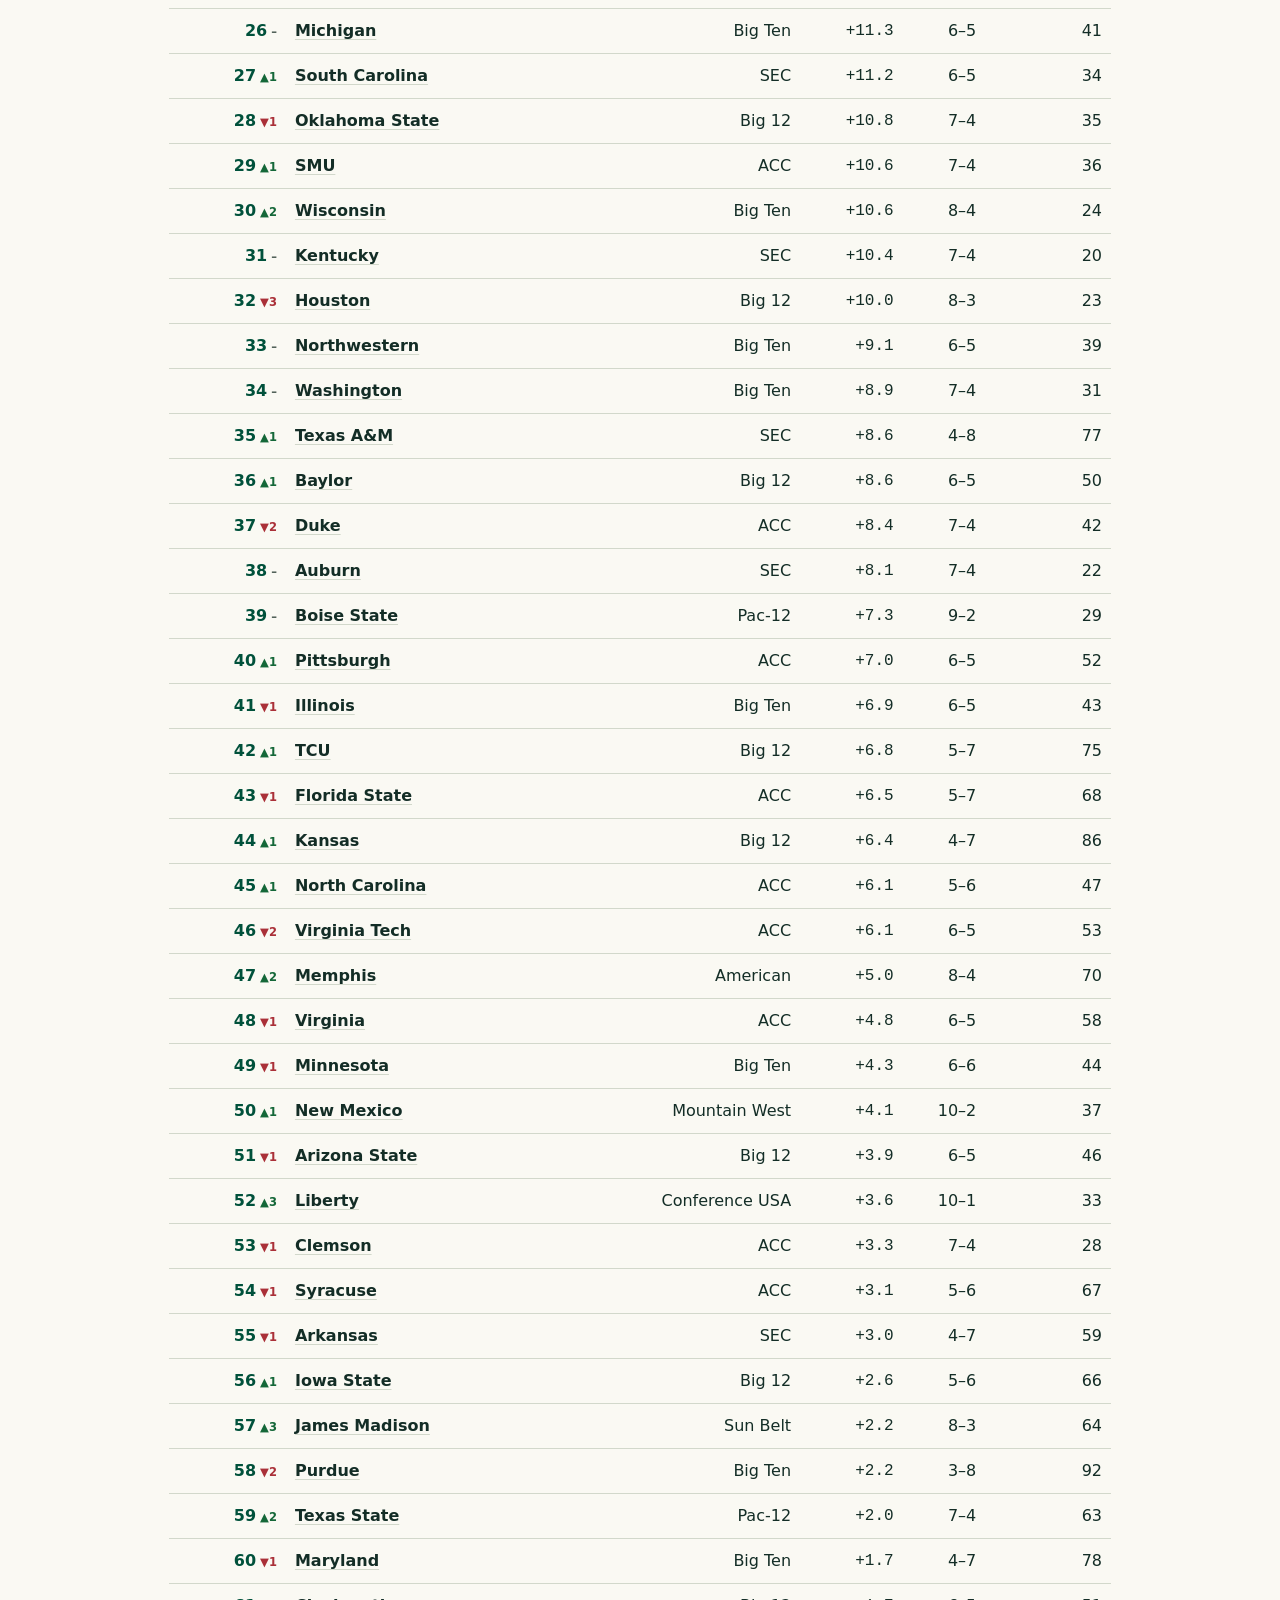
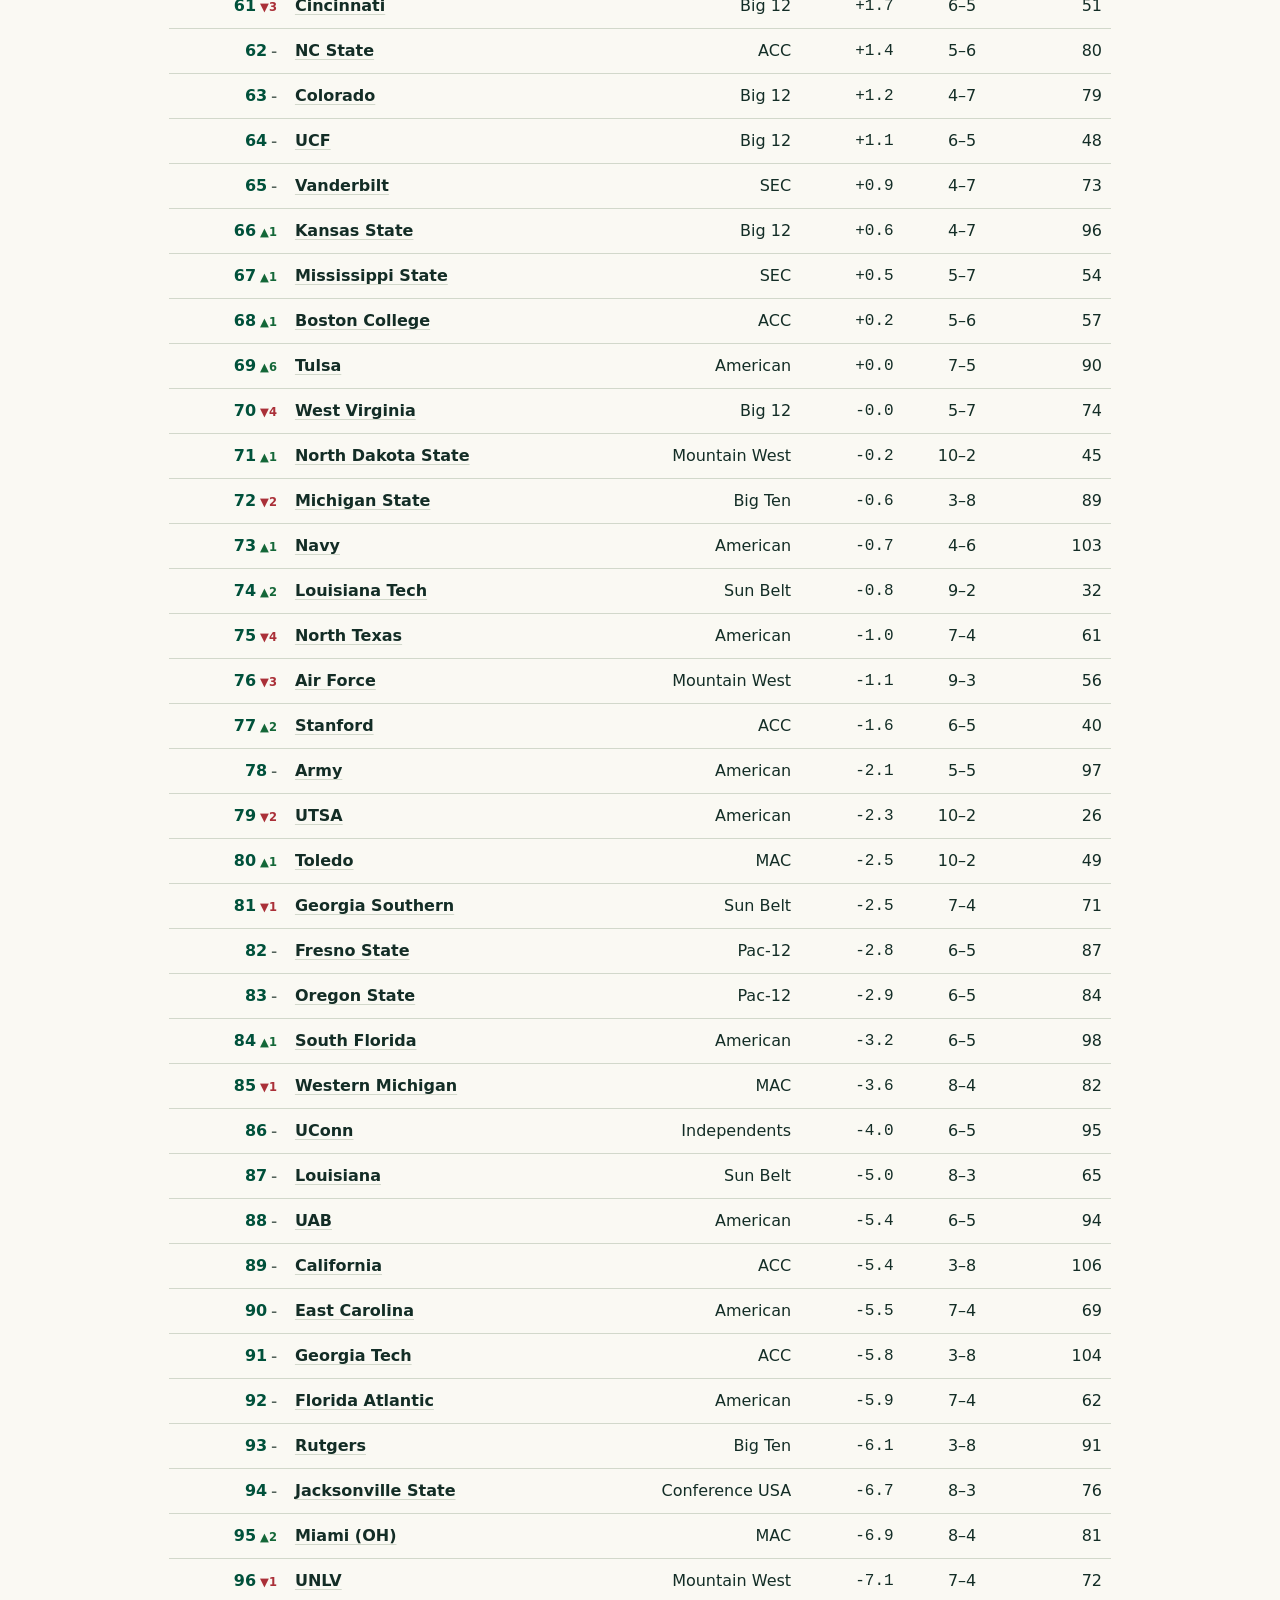
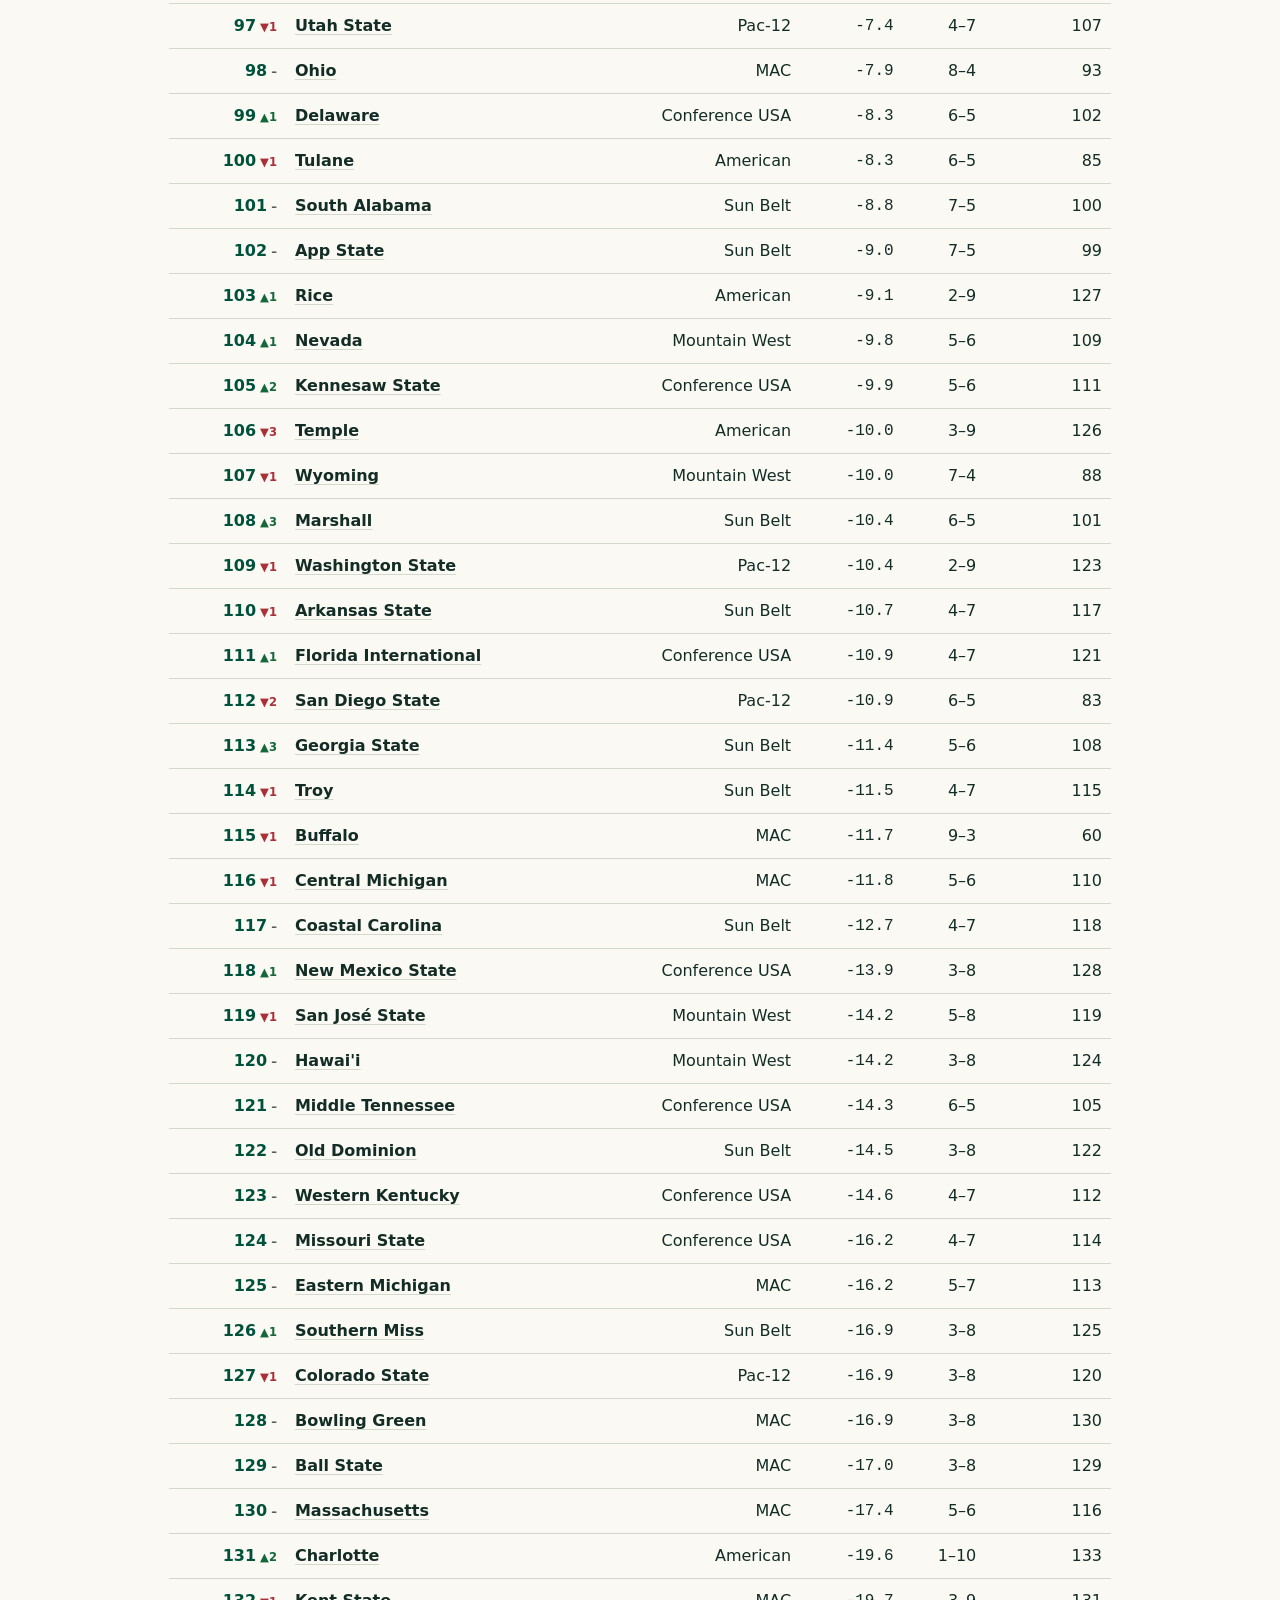
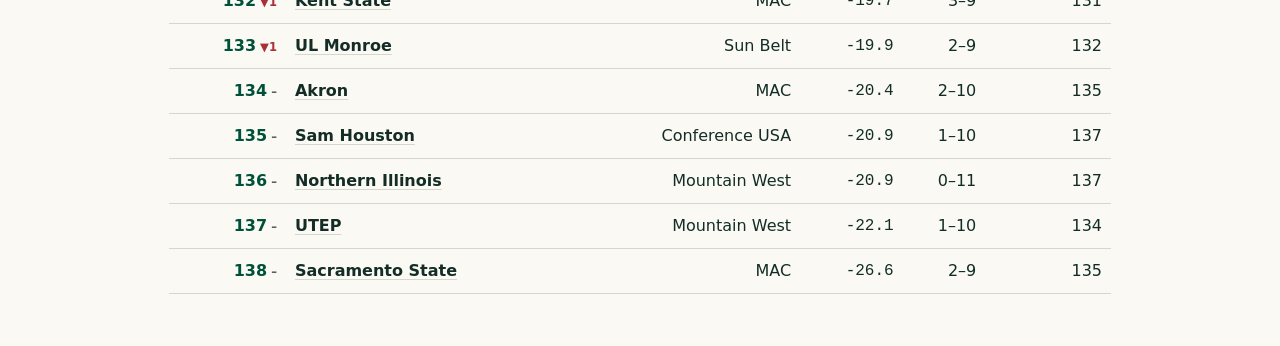
<file: vpi.html>
<!doctype html><html lang="en"><meta charset="utf-8"><meta name="viewport" content="width=device-width, initial-scale=1"><title>2026 power rankings · Vegas SOR</title><link rel="stylesheet" href="style.css"><header><nav><strong>Vegas SOR</strong><a href="./" id="sor-link">SOR</a><a aria-current="page" href="vpi.html">VPI</a><a href="conferences.html">Conferences</a><a href="methodology.html">Methodology</a></nav></header><main><h1>Vegas Power Index</h1><p class="lead">VPI estimates how many points a team would be favored by against an average FBS team on a neutral field, using recent market spreads.</p><div class="controls"><label>2026 season<select id="week"></select></label><label>Conference<select id="conference"><option value="">All conferences</option></select></label><label id="edition-label" hidden>Update<select id="edition"></select></label><label>Find a team<input type="search" id="search" placeholder="Team name"></label></div><p id="summary"></p><div class="ranking-scroll"><table><thead><tr><th scope="col">VPI rank</th><th scope="col">Team</th><th scope="col">Conference</th><th scope="col">VPI pts</th><th scope="col">W–L</th><th scope="col">SOR rank</th></tr></thead><tbody id="rows"></tbody></table></div><p id="empty" hidden>No matching teams.</p><noscript>Enable JavaScript to browse the weekly rankings.</noscript></main><script src="season.js"></script><script src="conference-data.js"></script><script src="rank-movement.js"></script><script src="rankings.js"></script></html>
</file>
<file: style.css>
:root{--ink:#132d26;--paper:#faf9f3;--green:#00513b;--rule:#d2d8cb;--muted:#526259}*{box-sizing:border-box}body{margin:0;background:var(--paper);color:var(--ink);font:16px/1.5 'Inter',system-ui,sans-serif}header{background:var(--green);color:white;border-bottom:4px solid #c1df67}nav,main{max-width:990px;margin:auto;padding:0 24px}nav{min-height:64px;display:flex;align-items:center;gap:24px}nav strong{margin-right:auto;font-family:Georgia,serif;font-size:22px}nav a{color:white;text-decoration:none}nav a[aria-current]{border-bottom:2px solid #c1df67}main{padding-top:38px;padding-bottom:52px}h1,h2{font-family:Georgia,serif;line-height:1.1;letter-spacing:-.04em}h1{font-size:clamp(38px,6vw,64px);margin:0 0 12px}h2{font-size:30px;margin:34px 0 12px}p{max-width:72ch}.lead{font-size:18px;color:var(--muted);margin:0 0 28px}.controls{display:flex;align-items:end;gap:16px;flex-wrap:wrap;padding:18px 0;border-block:1px solid var(--rule)}label{display:grid;gap:4px;font-weight:650;font-size:13px}input,select{font:inherit;font-size:16px;padding:8px 12px;background:#fff;color:var(--ink);border:1px solid #86978a;border-radius:4px}#summary,#polls{font-size:14px;color:var(--muted)}table{width:100%;border-collapse:collapse;font-variant-numeric:tabular-nums}td,th{padding:10px 9px;text-align:right;border-bottom:1px solid var(--rule)}th{background:#e8eee1;font-size:13px}td:nth-child(2),th:nth-child(2){text-align:left}td:nth-child(2){font-weight:650}td:first-child{font-weight:700;color:var(--green)}td:nth-child(4){font-family:ui-monospace,monospace}tbody tr:hover{background:#eff3e9}article{max-width:780px}article p,article li{line-height:1.7}article a{color:var(--green)}code{overflow-wrap:anywhere}#empty{padding:18px}.formula{background:#e8eee1;padding:14px 18px;font-family:ui-monospace,monospace}@media(max-width:600px){main,nav{padding-left:12px;padding-right:12px}nav{gap:12px;font-size:14px}nav strong{font-size:18px}th,td{padding:9px 4px;font-size:13px}td:nth-child(2){max-width:108px}.controls{gap:8px}input{width:155px}}
.sor-rank{white-space:nowrap}.rank-change{margin-inline-start:.35em;font-size:.72em;font-weight:650;color:var(--muted)}.rank-change.up{color:#146738}.rank-change.down{color:#aa3038}
.ranking-scroll{overflow-x:auto}.ranking-scroll th{white-space:nowrap}@media(max-width:600px){nav{flex-wrap:wrap;column-gap:10px}}

#edition-label[hidden]{display:none}
td a{color:inherit;text-decoration-color:var(--rule);text-underline-offset:3px}td a:hover{text-decoration-color:currentColor}
.schedule tr.upcoming{color:var(--muted)}.schedule td.shifted{font-weight:700}.note{font-size:14px;color:var(--muted)}.note a{color:var(--green)}
.schedule td{white-space:nowrap}.schedule td:nth-child(2){white-space:normal}@media(max-width:600px){.schedule th:nth-child(3),.schedule td:nth-child(3){display:none}}
.trend{position:relative;margin:0 0 8px}.trend-legend{display:flex;gap:18px;font-size:13px;font-weight:650;margin-bottom:6px}.key{display:inline-block;width:16px;height:2px;border-radius:1px;vertical-align:middle;margin-right:6px}.key.sor{background:#2a78d6}.key.vpi{background:#eb6834}
.trend-plot svg{display:block;font:12px 'Inter',system-ui,sans-serif;outline-offset:4px}.trend-plot .grid{stroke:#e2e7da;stroke-width:1}.trend-plot .tick{fill:var(--muted)}.trend-plot .end{fill:var(--ink);font-weight:650}.trend-plot .line{fill:none;stroke-width:2;stroke-linejoin:round;stroke-linecap:round}.trend-plot .dot{stroke:var(--paper);stroke-width:2}.trend-plot .cross{stroke:#86978a;stroke-width:1}
.trend-tip{position:absolute;pointer-events:none;background:#fff;border:1px solid var(--rule);border-radius:6px;padding:6px 10px;font-size:13px;box-shadow:0 2px 8px rgba(19,45,38,.12);white-space:nowrap}.trend-tip .tip-head{color:var(--muted);font-size:12px}.trend-tip strong{font-variant-numeric:tabular-nums}
.trend figcaption{font-size:13px;color:var(--muted);margin-top:4px}.trend details{margin-top:8px;font-size:14px}.trend summary{cursor:pointer;color:var(--green);font-weight:650}.trend-table{max-width:360px}.trend-table td:nth-child(2){font-weight:400;text-align:right}
</file>
<file: conferences.css>
nav{gap:clamp(8px,2vw,24px)}.scroll{overflow-x:auto}th button,td button{font:inherit;color:inherit;border:0;background:transparent;cursor:pointer;padding:2px 0;text-align:inherit}th button:hover,td button:hover{text-decoration:underline}th[aria-sort]{color:#00513b}#comparison tr.selected,#members tr.selected{background:#dfebce}.scroll th:first-child,.scroll td:first-child{text-align:left}.scroll td:nth-child(2),.scroll th:nth-child(2){text-align:right}.scroll th,.scroll td{white-space:nowrap}.fine,#note,#cutoff,#teamSummary{color:var(--muted);font-size:14px}.chartrow{display:grid;grid-template-columns:minmax(80px,18%) 1fr;align-items:center;gap:12px;border-bottom:1px solid var(--rule);padding:5px 0}.chartrow b{font-size:13px}.track{position:relative;background:linear-gradient(transparent 49%,var(--rule) 49% 51%,transparent 51%);margin:0 10px}.dot{position:absolute;transform:translate(-50%,-50%);border:1px solid var(--paper);border-radius:100%;width:12px;height:12px;background:var(--green);padding:0;cursor:pointer}.dot:hover,.dot:focus-visible{outline:2px solid #b67c22;z-index:2}.median{position:absolute;width:2px;background:#a96a19;top:0;bottom:0}.axis{display:flex;justify-content:space-between;font:12px monospace;color:var(--muted)}.positive{color:#006349}.negative{color:#923e24}#detail{scroll-margin-top:16px}@media(max-width:450px){nav strong{font-size:16px}nav a{font-size:12px}.chartrow{gap:4px}}
</file>
